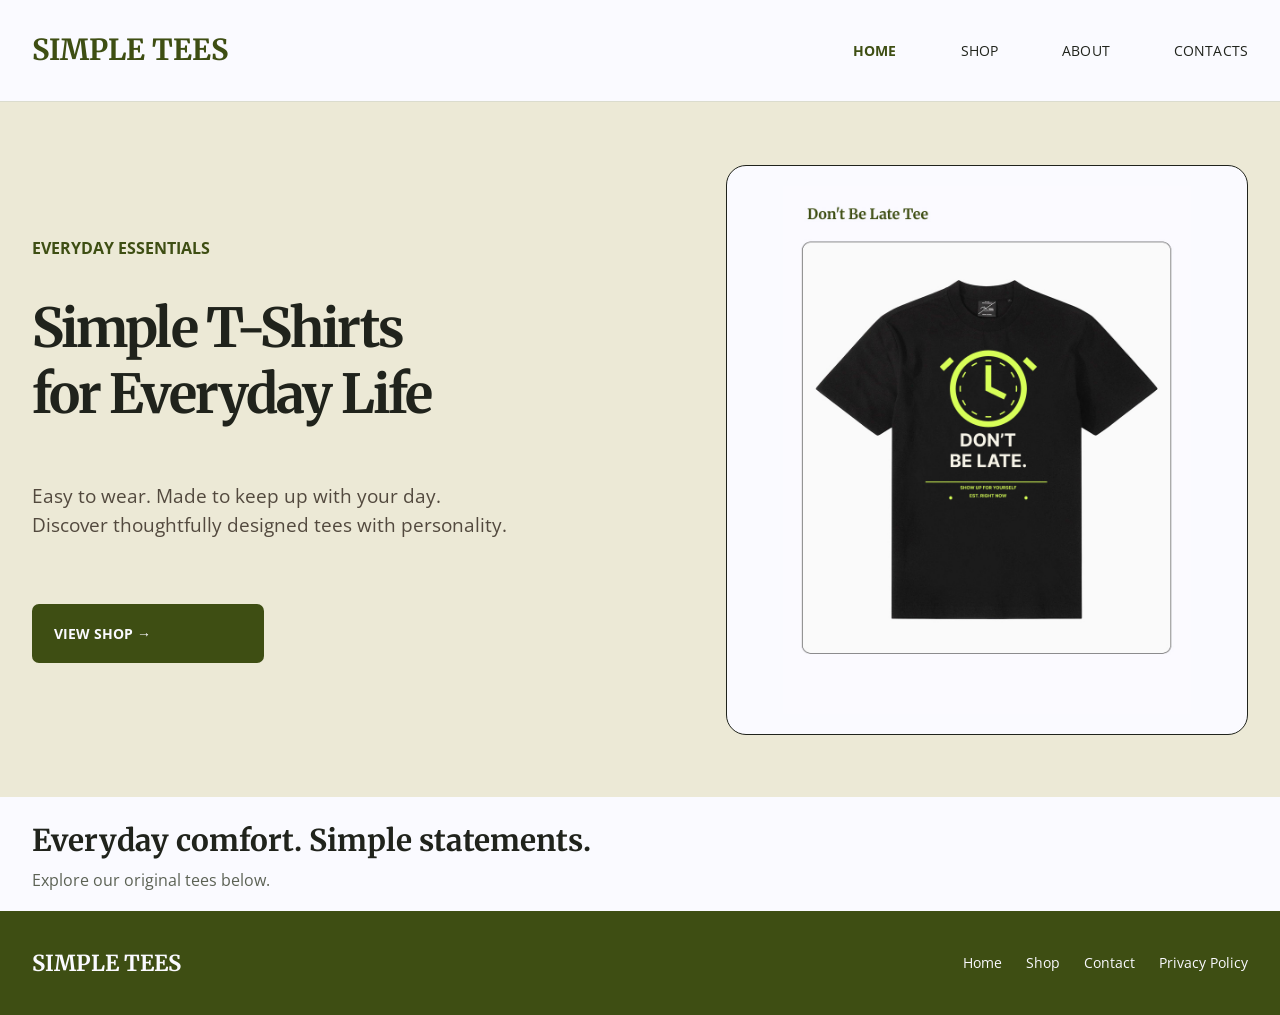
<file: index.html>
<!doctype html>
<html lang="en">
<head>
  <meta charset="utf-8">
  <meta name="viewport" content="width=device-width, initial-scale=1">
  <title>Simple Tees | Everyday Essentials</title>
  <link rel="preconnect" href="https://fonts.googleapis.com">
  <link rel="preconnect" href="https://fonts.gstatic.com" crossorigin>
  <link href="https://fonts.googleapis.com/css2?family=Merriweather:wght@700&family=Open+Sans:wght@400;600;700&display=swap" rel="stylesheet">
  <link rel="stylesheet" href="CSS/site.css">
</head>
<body>
<header class="site-header"><a class="brand" href="index.html">SIMPLE TEES</a><nav class="main-nav" aria-label="Main navigation"><a href="index.html" aria-current="page">HOME</a><a href="Shop.html">SHOP</a><a href="index.html#about">ABOUT</a><a href="Contact.html">CONTACTS</a></nav></header>
<main>
  <section class="home-hero">
    <div class="hero-inner">
    <div class="hero-copy">
      <p class="eyebrow">EVERYDAY ESSENTIALS</p>
      <h1>Simple T-Shirts<br>for Everyday Life</h1>
      <p class="intro">Easy to wear. Made to keep up with your day.<br>Discover thoughtfully designed tees with personality.</p>
      <a class="primary-link" href="Shop.html">VIEW SHOP →</a>
    </div>
    <img class="hero-image" src="Don't%20be%20late%20Tee.jpg" alt="Don't Be Late graphic T-shirt">
    </div>
  </section>
  <section class="home-about" id="about">
    <h2>Everyday comfort. Simple statements.</h2>
    <p>Explore our original tees below.</p>
  </section>
</main>
<footer class="site-footer"><a class="footer-brand" href="index.html">SIMPLE TEES</a><nav class="footer-nav" aria-label="Footer navigation"><a href="index.html">Home</a><a href="Shop.html">Shop</a><a href="Contact.html">Contact</a><a href="PrivacyPolicy.html">Privacy Policy</a></nav></footer>
</body>
</html>
</file>
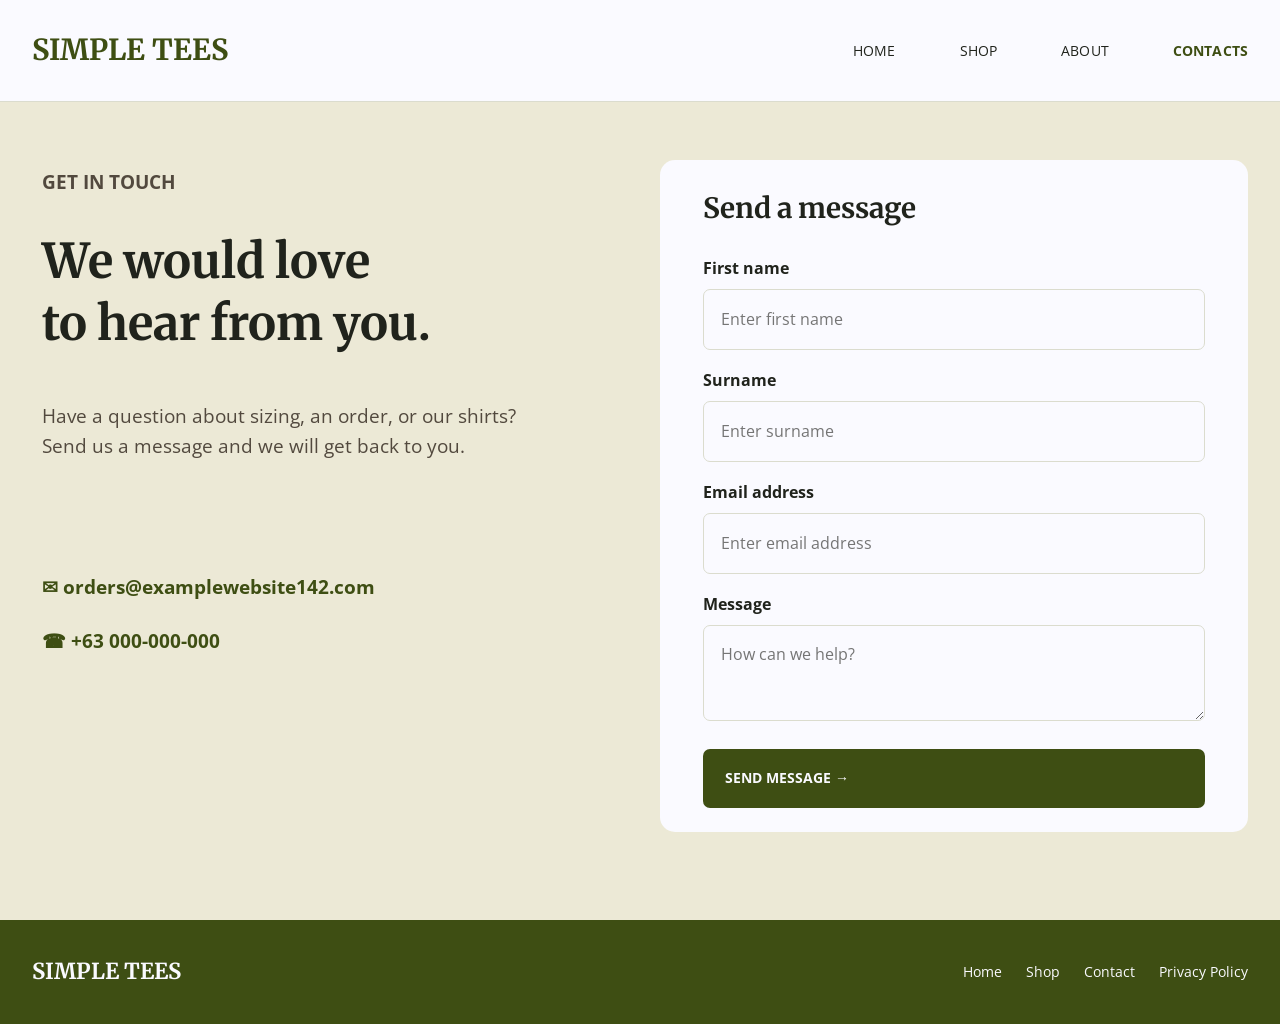
<file: Contact.html>
<!doctype html>
<html lang="en">
<head>
  <meta charset="utf-8">
  <meta name="viewport" content="width=device-width, initial-scale=1">
  <title>Contact Us | Simple Tees</title>
  <link rel="preconnect" href="https://fonts.googleapis.com">
  <link rel="preconnect" href="https://fonts.gstatic.com" crossorigin>
  <link href="https://fonts.googleapis.com/css2?family=Merriweather:wght@700&family=Open+Sans:wght@400;600;700&display=swap" rel="stylesheet">
  <link rel="stylesheet" href="CSS/site.css">
</head>
<body>
<header class="site-header"><a class="brand" href="index.html">SIMPLE TEES</a><nav class="main-nav" aria-label="Main navigation"><a href="index.html">HOME</a><a href="Shop.html">SHOP</a><a href="index.html#about">ABOUT</a><a href="Contact.html" aria-current="page">CONTACTS</a></nav></header>
<main class="contact-main">
  <div class="contact-grid">
    <section class="contact-copy">
      <p class="eyebrow">GET IN TOUCH</p>
      <h1>We would love<br>to hear from you.</h1>
      <p>Have a question about sizing, an order, or our shirts?<br>Send us a message and we will get back to you.</p>
      <div class="contact-details">
        <a href="mailto:orders@examplewebsite142.com">✉  orders@examplewebsite142.com</a>
        <span>☎  +63 000-000-000</span>
      </div>
    </section>
    <section class="contact-card">
      <h2>Send a message</h2>
      <form id="contact-form">
        <div class="form-field"><label for="first-name">First name</label><input id="first-name" name="firstName" type="text" placeholder="Enter first name" autocomplete="given-name" required></div>
        <div class="form-field"><label for="surname">Surname</label><input id="surname" name="surname" type="text" placeholder="Enter surname" autocomplete="family-name" required></div>
        <div class="form-field"><label for="email">Email address</label><input id="email" name="email" type="email" placeholder="Enter email address" autocomplete="email" required></div>
        <div class="form-field"><label for="message">Message</label><textarea id="message" name="message" placeholder="How can we help?" required></textarea></div>
        <button class="action-button" type="submit">SEND MESSAGE →</button>
      </form>
    </section>
  </div>
</main>
<footer class="site-footer"><a class="footer-brand" href="index.html">SIMPLE TEES</a><nav class="footer-nav" aria-label="Footer navigation"><a href="index.html">Home</a><a href="Shop.html">Shop</a><a href="Contact.html">Contact</a><a href="PrivacyPolicy.html">Privacy Policy</a></nav></footer>
<script src="JS/Contact.js" defer></script>
</body>
</html>
</file>
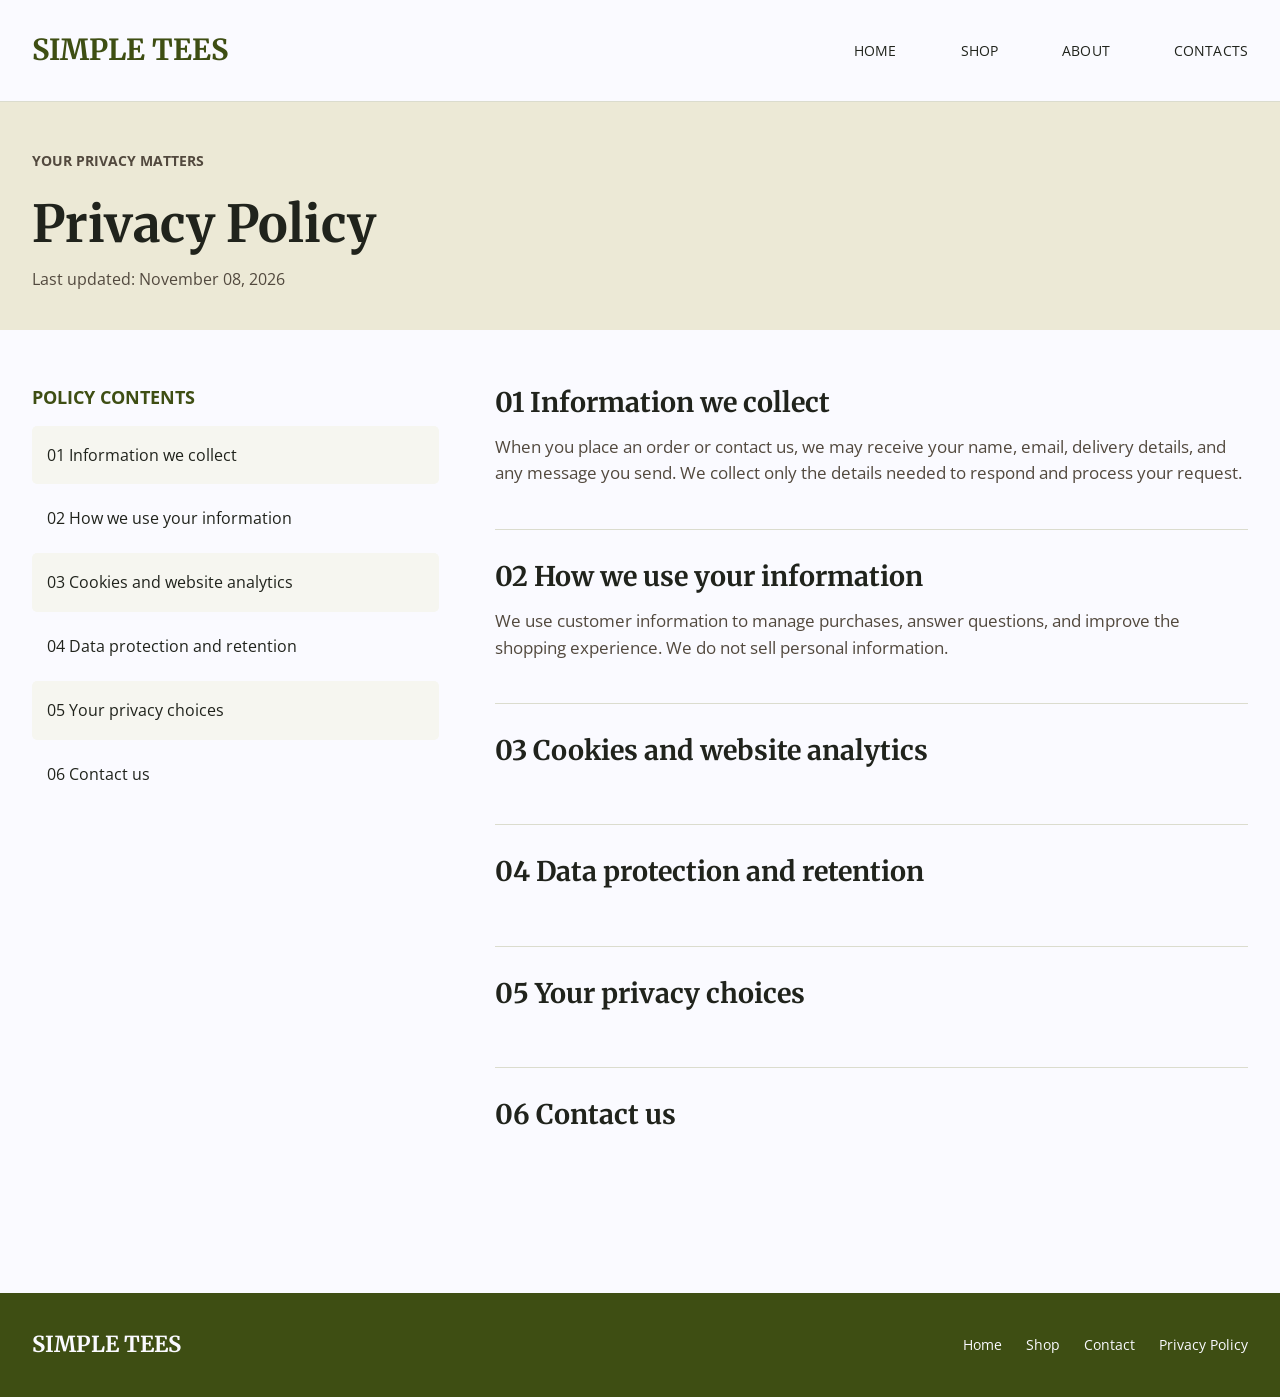
<file: PrivacyPolicy.html>
<!doctype html>
<html lang="en">
<head>
  <meta charset="utf-8">
  <meta name="viewport" content="width=device-width, initial-scale=1">
  <title>Privacy Policy | Simple Tees</title>
  <link rel="preconnect" href="https://fonts.googleapis.com">
  <link rel="preconnect" href="https://fonts.gstatic.com" crossorigin>
  <link href="https://fonts.googleapis.com/css2?family=Merriweather:wght@700&family=Open+Sans:wght@400;600;700&display=swap" rel="stylesheet">
  <link rel="stylesheet" href="CSS/site.css">
</head>
<body>
<header class="site-header"><a class="brand" href="index.html">SIMPLE TEES</a><nav class="main-nav" aria-label="Main navigation"><a href="index.html">HOME</a><a href="Shop.html">SHOP</a><a href="index.html#about">ABOUT</a><a href="Contact.html">CONTACTS</a></nav></header>
<main>
  <section class="policy-hero">
    <p class="eyebrow">YOUR PRIVACY MATTERS</p>
    <h1>Privacy Policy</h1>
    <p>Last updated: November 08, 2026</p>
  </section>
  <div class="policy-main">
    <nav class="policy-nav" aria-label="Policy contents"><h2>POLICY CONTENTS</h2><a href="#information-we-collect">01  Information we collect</a><a href="#how-we-use-your-information">02  How we use your information</a><a href="#cookies-and-website-analytics">03  Cookies and website analytics</a><a href="#data-protection-and-retention">04  Data protection and retention</a><a href="#your-privacy-choices">05  Your privacy choices</a><a href="#contact-us">06  Contact us</a></nav>
    <div class="policy-sections"><section id="information-we-collect"><h2>01 Information we collect</h2><p>When you place an order or contact us, we may receive your name, email, delivery details, and any message you send. We collect only the details needed to respond and process your request.</p></section><section id="how-we-use-your-information"><h2>02  How we use your information</h2><p>We use customer information to manage purchases, answer questions, and improve the shopping experience. We do not sell personal information.</p></section><section id="cookies-and-website-analytics"><h2>03  Cookies and website analytics</h2></section><section id="data-protection-and-retention"><h2>04  Data protection and retention</h2></section><section id="your-privacy-choices"><h2>05  Your privacy choices</h2></section><section id="contact-us"><h2>06  Contact us</h2></section></div>
  </div>
</main>
<footer class="site-footer"><a class="footer-brand" href="index.html">SIMPLE TEES</a><nav class="footer-nav" aria-label="Footer navigation"><a href="index.html">Home</a><a href="Shop.html">Shop</a><a href="Contact.html">Contact</a><a href="PrivacyPolicy.html">Privacy Policy</a></nav></footer>
</body>
</html>
</file>
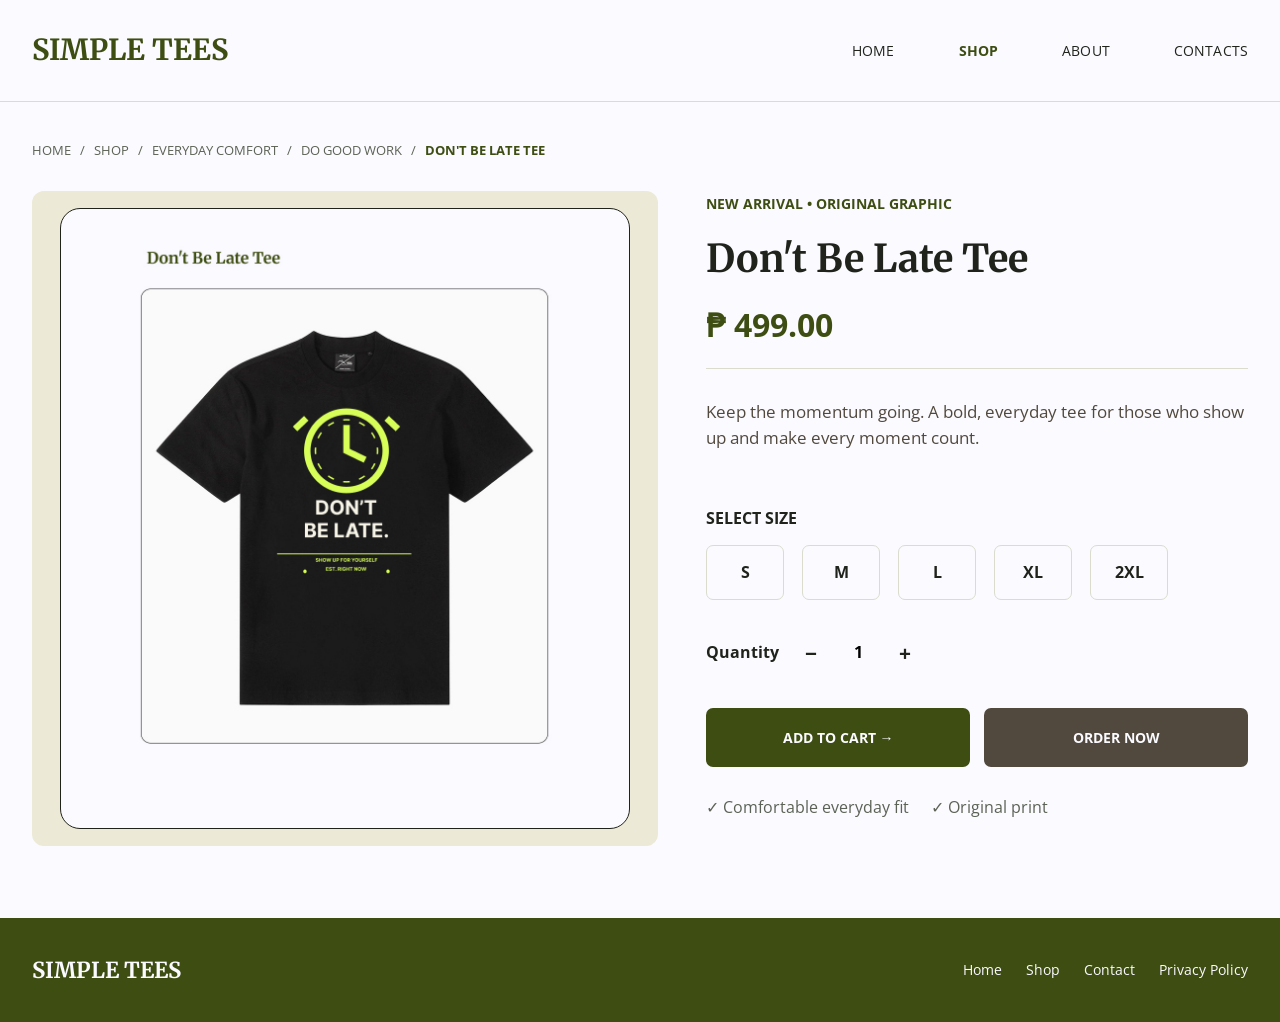
<file: Shop.html>
<!doctype html>
<html lang="en">
<head>
  <meta charset="utf-8">
  <meta name="viewport" content="width=device-width, initial-scale=1">
  <title>Don't Be Late Tee | Simple Tees</title>
  <link rel="preconnect" href="https://fonts.googleapis.com">
  <link rel="preconnect" href="https://fonts.gstatic.com" crossorigin>
  <link href="https://fonts.googleapis.com/css2?family=Merriweather:wght@700&family=Open+Sans:wght@400;600;700&display=swap" rel="stylesheet">
  <link rel="stylesheet" href="CSS/site.css">
</head>
<body data-product-name="Don't Be Late Tee">
<header class="site-header"><a class="brand" href="index.html">SIMPLE TEES</a><nav class="main-nav" aria-label="Main navigation"><a href="index.html">HOME</a><a href="Shop.html" aria-current="page">SHOP</a><a href="index.html#about">ABOUT</a><a href="Contact.html">CONTACTS</a></nav></header>
<main class="product-shell">
  <nav class="product-breadcrumbs" aria-label="Product navigation">
    <a href="index.html">HOME</a><span aria-hidden="true">/</span>
    <a href="Shop.html">SHOP</a><span aria-hidden="true">/</span>
    <a href="Shop2.html">EVERYDAY COMFORT</a><span aria-hidden="true">/</span>
    <a href="Shop3.html">DO GOOD WORK</a><span aria-hidden="true">/</span>
    <span class="current-product" aria-current="page">DON'T BE LATE TEE</span>
  </nav>
  <div class="product-layout">
    <div class="product-visual"><img src="Don't%20be%20late%20Tee.jpg" alt="Don't Be Late Tee graphic T-shirt"></div>
    <section class="product-info" aria-labelledby="product-title">
      <p class="eyebrow">NEW ARRIVAL  •  ORIGINAL GRAPHIC</p>
      <h1 id="product-title">Don't Be Late Tee</h1>
      <p class="price">₱ 499.00</p>
      <hr class="product-rule">
      <p class="product-description">Keep the momentum going. A bold, everyday tee for those who show up and make every moment count.</p>
      <span class="control-label">SELECT SIZE</span>
      <div class="size-options" role="group" aria-label="Select shirt size">
        <button type="button" class="size-option" data-size="S" aria-pressed="false">S</button>
        <button type="button" class="size-option" data-size="M" aria-pressed="false">M</button>
        <button type="button" class="size-option" data-size="L" aria-pressed="false">L</button>
        <button type="button" class="size-option" data-size="XL" aria-pressed="false">XL</button>
        <button type="button" class="size-option" data-size="2XL" aria-pressed="false">2XL</button>
      </div>
      <div class="quantity-row">
        <label for="quantity">Quantity</label>
        <div class="quantity-control">
          <button type="button" id="quantity-decrease" aria-label="Decrease quantity">−</button>
          <input type="number" id="quantity" value="1" min="1" max="99" inputmode="numeric" aria-label="Quantity">
          <button type="button" id="quantity-increase" aria-label="Increase quantity">+</button>
        </div>
      </div>
      <div class="product-actions">
        <button type="button" class="action-button" id="add-to-cart-button">ADD TO CART  →</button>
        <button type="button" class="action-button secondary" id="order-now-button">ORDER NOW</button>
      </div>
      <p class="product-points"><span>✓  Comfortable everyday fit</span><span>✓  Original print</span></p>
    </section>
  </div>
</main>
<footer class="site-footer"><a class="footer-brand" href="index.html">SIMPLE TEES</a><nav class="footer-nav" aria-label="Footer navigation"><a href="index.html">Home</a><a href="Shop.html">Shop</a><a href="Contact.html">Contact</a><a href="PrivacyPolicy.html">Privacy Policy</a></nav></footer>
<script src="JS/Shop.js" defer></script>
</body>
</html>
</file>
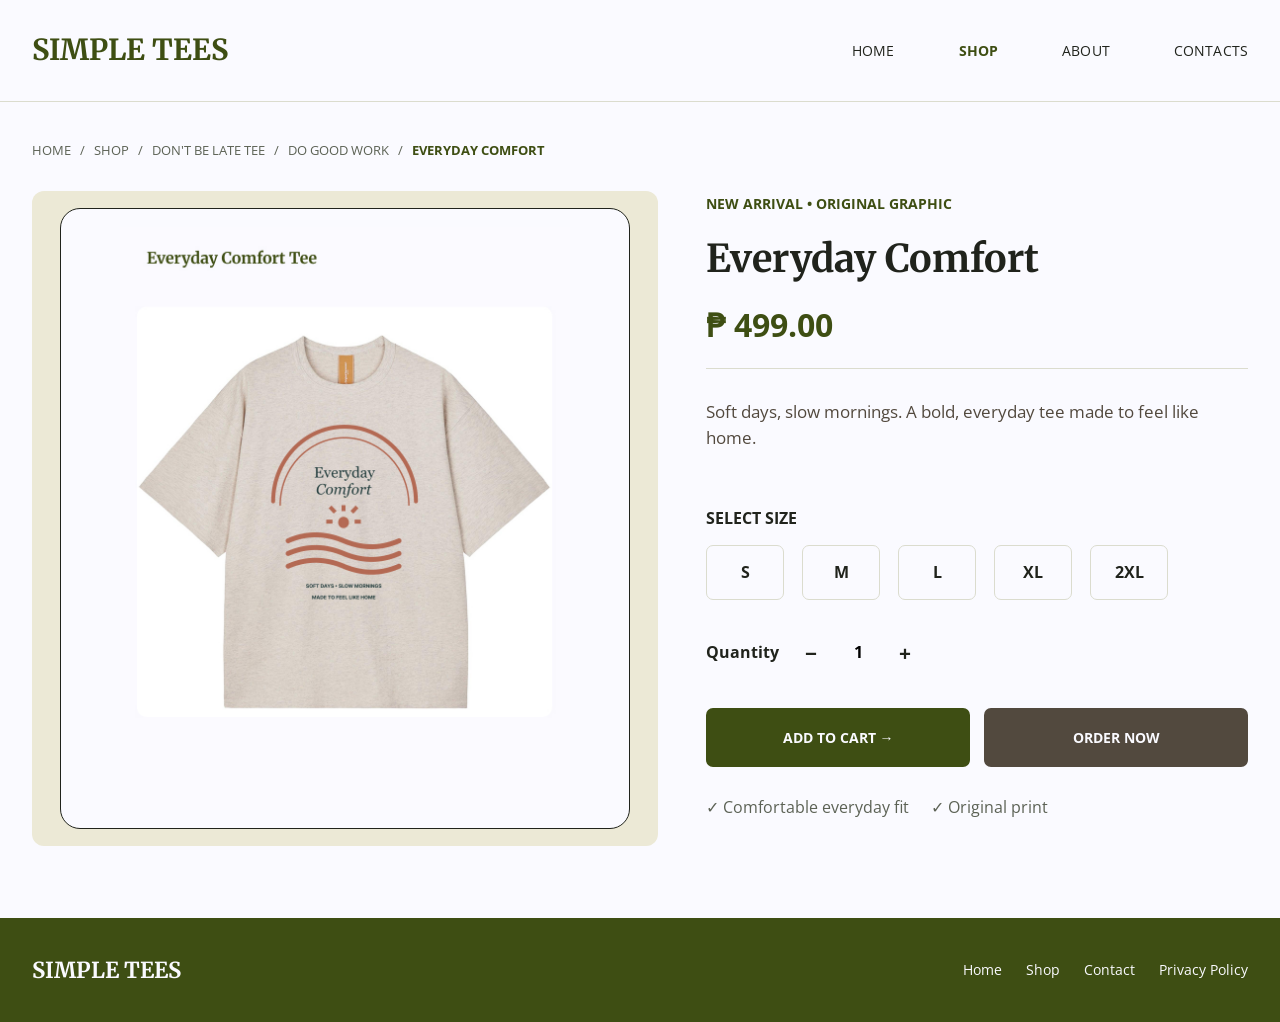
<file: Shop2.html>
<!doctype html>
<html lang="en">
<head>
  <meta charset="utf-8">
  <meta name="viewport" content="width=device-width, initial-scale=1">
  <title>Everyday Comfort | Simple Tees</title>
  <link rel="preconnect" href="https://fonts.googleapis.com">
  <link rel="preconnect" href="https://fonts.gstatic.com" crossorigin>
  <link href="https://fonts.googleapis.com/css2?family=Merriweather:wght@700&family=Open+Sans:wght@400;600;700&display=swap" rel="stylesheet">
  <link rel="stylesheet" href="CSS/site.css">
</head>
<body data-product-name="Everyday Comfort">
<header class="site-header"><a class="brand" href="index.html">SIMPLE TEES</a><nav class="main-nav" aria-label="Main navigation"><a href="index.html">HOME</a><a href="Shop.html" aria-current="page">SHOP</a><a href="index.html#about">ABOUT</a><a href="Contact.html">CONTACTS</a></nav></header>
<main class="product-shell">
  <nav class="product-breadcrumbs" aria-label="Product navigation">
    <a href="index.html">HOME</a><span aria-hidden="true">/</span>
    <a href="Shop.html">SHOP</a><span aria-hidden="true">/</span>
    <a href="Shop.html">DON'T BE LATE TEE</a><span aria-hidden="true">/</span>
    <a href="Shop3.html">DO GOOD WORK</a><span aria-hidden="true">/</span>
    <span class="current-product" aria-current="page">EVERYDAY COMFORT</span>
  </nav>
  <div class="product-layout">
    <div class="product-visual"><img src="Everyday%20Comfort.jpg" alt="Everyday Comfort graphic T-shirt"></div>
    <section class="product-info" aria-labelledby="product-title">
      <p class="eyebrow">NEW ARRIVAL  •  ORIGINAL GRAPHIC</p>
      <h1 id="product-title">Everyday Comfort</h1>
      <p class="price">₱ 499.00</p>
      <hr class="product-rule">
      <p class="product-description">Soft days, slow mornings. A bold, everyday tee made to feel like home.</p>
      <span class="control-label">SELECT SIZE</span>
      <div class="size-options" role="group" aria-label="Select shirt size">
        <button type="button" class="size-option" data-size="S" aria-pressed="false">S</button>
        <button type="button" class="size-option" data-size="M" aria-pressed="false">M</button>
        <button type="button" class="size-option" data-size="L" aria-pressed="false">L</button>
        <button type="button" class="size-option" data-size="XL" aria-pressed="false">XL</button>
        <button type="button" class="size-option" data-size="2XL" aria-pressed="false">2XL</button>
      </div>
      <div class="quantity-row">
        <label for="quantity">Quantity</label>
        <div class="quantity-control">
          <button type="button" id="quantity-decrease" aria-label="Decrease quantity">−</button>
          <input type="number" id="quantity" value="1" min="1" max="99" inputmode="numeric" aria-label="Quantity">
          <button type="button" id="quantity-increase" aria-label="Increase quantity">+</button>
        </div>
      </div>
      <div class="product-actions">
        <button type="button" class="action-button" id="add-to-cart-button">ADD TO CART  →</button>
        <button type="button" class="action-button secondary" id="order-now-button">ORDER NOW</button>
      </div>
      <p class="product-points"><span>✓  Comfortable everyday fit</span><span>✓  Original print</span></p>
    </section>
  </div>
</main>
<footer class="site-footer"><a class="footer-brand" href="index.html">SIMPLE TEES</a><nav class="footer-nav" aria-label="Footer navigation"><a href="index.html">Home</a><a href="Shop.html">Shop</a><a href="Contact.html">Contact</a><a href="PrivacyPolicy.html">Privacy Policy</a></nav></footer>
<script src="JS/Shop.js" defer></script>
</body>
</html>
</file>
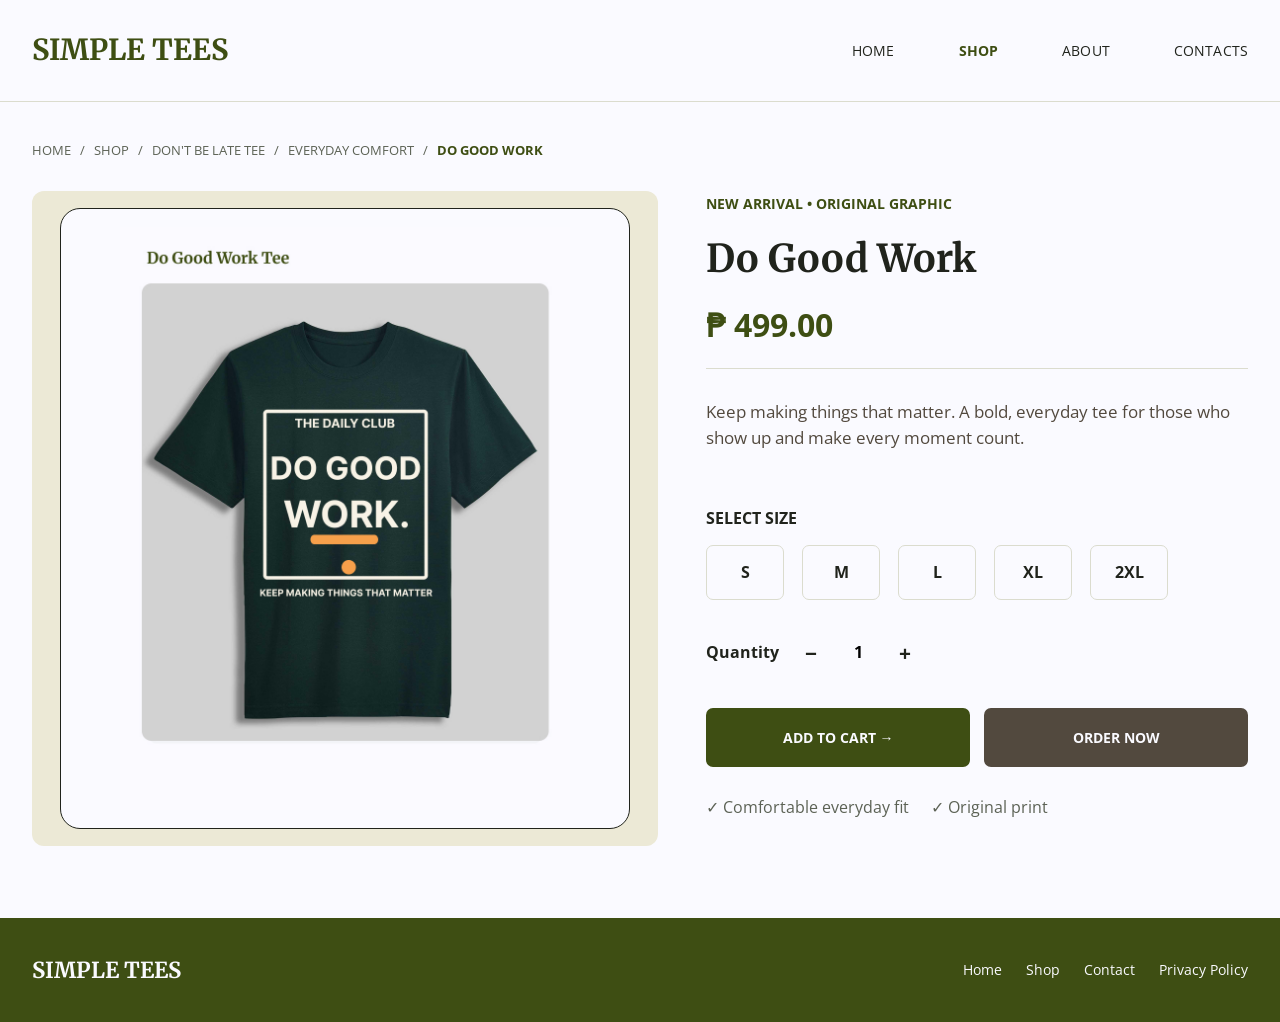
<file: Shop3.html>
<!doctype html>
<html lang="en">
<head>
  <meta charset="utf-8">
  <meta name="viewport" content="width=device-width, initial-scale=1">
  <title>Do Good Work | Simple Tees</title>
  <link rel="preconnect" href="https://fonts.googleapis.com">
  <link rel="preconnect" href="https://fonts.gstatic.com" crossorigin>
  <link href="https://fonts.googleapis.com/css2?family=Merriweather:wght@700&family=Open+Sans:wght@400;600;700&display=swap" rel="stylesheet">
  <link rel="stylesheet" href="CSS/site.css">
</head>
<body data-product-name="Do Good Work">
<header class="site-header"><a class="brand" href="index.html">SIMPLE TEES</a><nav class="main-nav" aria-label="Main navigation"><a href="index.html">HOME</a><a href="Shop.html" aria-current="page">SHOP</a><a href="index.html#about">ABOUT</a><a href="Contact.html">CONTACTS</a></nav></header>
<main class="product-shell">
  <nav class="product-breadcrumbs" aria-label="Product navigation">
    <a href="index.html">HOME</a><span aria-hidden="true">/</span>
    <a href="Shop.html">SHOP</a><span aria-hidden="true">/</span>
    <a href="Shop.html">DON'T BE LATE TEE</a><span aria-hidden="true">/</span>
    <a href="Shop2.html">EVERYDAY COMFORT</a><span aria-hidden="true">/</span>
    <span class="current-product" aria-current="page">DO GOOD WORK</span>
  </nav>
  <div class="product-layout">
    <div class="product-visual"><img src="Do%20good%20work.jpg" alt="Do Good Work graphic T-shirt"></div>
    <section class="product-info" aria-labelledby="product-title">
      <p class="eyebrow">NEW ARRIVAL  •  ORIGINAL GRAPHIC</p>
      <h1 id="product-title">Do Good Work</h1>
      <p class="price">₱ 499.00</p>
      <hr class="product-rule">
      <p class="product-description">Keep making things that matter. A bold, everyday tee for those who show up and make every moment count.</p>
      <span class="control-label">SELECT SIZE</span>
      <div class="size-options" role="group" aria-label="Select shirt size">
        <button type="button" class="size-option" data-size="S" aria-pressed="false">S</button>
        <button type="button" class="size-option" data-size="M" aria-pressed="false">M</button>
        <button type="button" class="size-option" data-size="L" aria-pressed="false">L</button>
        <button type="button" class="size-option" data-size="XL" aria-pressed="false">XL</button>
        <button type="button" class="size-option" data-size="2XL" aria-pressed="false">2XL</button>
      </div>
      <div class="quantity-row">
        <label for="quantity">Quantity</label>
        <div class="quantity-control">
          <button type="button" id="quantity-decrease" aria-label="Decrease quantity">−</button>
          <input type="number" id="quantity" value="1" min="1" max="99" inputmode="numeric" aria-label="Quantity">
          <button type="button" id="quantity-increase" aria-label="Increase quantity">+</button>
        </div>
      </div>
      <div class="product-actions">
        <button type="button" class="action-button" id="add-to-cart-button">ADD TO CART  →</button>
        <button type="button" class="action-button secondary" id="order-now-button">ORDER NOW</button>
      </div>
      <p class="product-points"><span>✓  Comfortable everyday fit</span><span>✓  Original print</span></p>
    </section>
  </div>
</main>
<footer class="site-footer"><a class="footer-brand" href="index.html">SIMPLE TEES</a><nav class="footer-nav" aria-label="Footer navigation"><a href="index.html">Home</a><a href="Shop.html">Shop</a><a href="Contact.html">Contact</a><a href="PrivacyPolicy.html">Privacy Policy</a></nav></footer>
<script src="JS/Shop.js" defer></script>
</body>
</html>
</file>
<file: CSS/site.css>
:root {
  --ink: #20231c;
  --green: #3e4e13;
  --olive: #5c6255;
  --brown: #52493e;
  --cream: #ece9d6;
  --line: #dbdcce;
  --paper: #fafaff;
  --content: 1256px;
}
* { box-sizing: border-box; }
html { scroll-behavior: smooth; }
body {
  margin: 0; min-width: 320px; background: var(--paper); color: var(--ink);
  font: 16px/1.55 "Open Sans", Arial, sans-serif;
}
img { display: block; max-width: 100%; }
a { color: inherit; }
button, input, textarea { font: inherit; }
button, a { -webkit-tap-highlight-color: transparent; }
:focus-visible { outline: 3px solid #9aa66d; outline-offset: 3px; }
.site-header {
  min-height: 102px; padding: 20px max(32px, calc((100% - var(--content))/2));
  display: flex; align-items: center; justify-content: space-between; gap: 28px;
  background: var(--paper); border-bottom: 1px solid var(--line);
}
.brand {
  color: var(--green); text-decoration: none; font: 700 29px/1.2 Merriweather, Georgia, serif;
  white-space: nowrap;
}
.main-nav { display:flex; align-items:center; justify-content:flex-end; gap: clamp(24px, 5vw, 76px); }
.main-nav a {
  text-decoration:none; font-size:14px; letter-spacing:.01em; white-space:nowrap;
}
.main-nav a:hover, .main-nav a[aria-current="page"] { color:var(--green); font-weight:700; }
.site-footer {
  min-height:104px; padding:25px max(32px, calc((100% - var(--content))/2));
  background:var(--green); color:var(--paper); display:flex; align-items:center;
  justify-content:space-between; gap:24px;
}
.footer-brand { color:var(--paper); font:700 22px/1.2 Merriweather, Georgia, serif; text-decoration:none; }
.footer-nav { display:flex; gap:24px; flex-wrap:wrap; }
.footer-nav a { color:var(--paper); text-decoration:none; font-size:14px; }
.footer-nav a:hover { text-decoration:underline; }
.home-hero {
  background:var(--cream); padding:46px 32px; min-height:695px;
  display:grid; grid-template-columns:minmax(0, 1fr) minmax(420px, 522px);
  gap:56px; align-items:center;
}
.hero-inner { width:100%; max-width:var(--content); margin:0 auto; display:contents; }
.hero-copy { max-width:650px; justify-self:end; width:100%; }
.eyebrow { margin:0 0 36px; color:var(--green); font-size:16px; font-weight:700; }
.hero-copy h1 {
  margin:0 0 54px; font:700 clamp(42px, 4.2vw, 58px)/1.22 Merriweather, Georgia, serif;
  letter-spacing:-.035em;
}
.hero-copy .intro { margin:0 0 64px; color:var(--brown); font-size:19px; line-height:1.55; }
.primary-link, .action-button {
  min-height:59px; display:inline-flex; align-items:center; justify-content:flex-start;
  padding:0 22px; border:0; border-radius:7px; background:var(--green); color:var(--paper);
  text-decoration:none; font-size:14px; font-weight:700; cursor:pointer;
}
.primary-link { width:232px; }
.primary-link:hover, .action-button:hover { background:#2f3b0e; }
.hero-image {
  width:100%; height:610px; object-fit:contain; border:1.5px solid var(--ink);
  border-radius:20px; background:var(--paper); padding:20px;
}
.home-about { padding:24px max(32px, calc((100% - var(--content))/2)) 18px; }
.home-about h2 { margin:0 0 8px; font:700 30px/1.3 Merriweather, Georgia, serif; }
.home-about p { margin:0; color:var(--olive); }
.product-shell { max-width:1256px; margin:0 auto; padding:38px 0 72px; }
.breadcrumbs { margin:0 0 30px; color:var(--olive); font-size:14px; }
.breadcrumbs a { text-decoration:none; }
.breadcrumbs a:hover { color:var(--green); text-decoration:underline; }
.product-layout { display:grid; grid-template-columns:minmax(0, 626px) minmax(0, 1fr); gap:74px; align-items:start; }
.product-visual { padding:17px 28px; border-radius:12px; background:var(--cream); }
.product-visual img {
  width:100%; height:621px; object-fit:contain; border:1.5px solid var(--ink);
  border-radius:20px; background:var(--paper); padding:18px;
}
.product-info { padding-top:2px; min-width:0; }
.product-info .eyebrow { margin:0 0 20px; font-size:14px; }
.product-info h1 { margin:0 0 18px; font:700 clamp(32px, 3vw, 42px)/1.25 Merriweather, Georgia, serif; }
.price { margin:0 0 18px; color:var(--green); font-size:32px; font-weight:700; }
.product-rule { border:0; border-top:1px solid var(--line); margin:18px 0 30px; }
.product-description { margin:0 0 54px; color:var(--brown); font-size:17px; }
.control-label { display:block; margin:0 0 14px; font-weight:700; }
.size-options { display:flex; flex-wrap:wrap; gap:18px; margin-bottom:36px; }
.size-option {
  width:78px; height:55px; border:1.5px solid var(--line); border-radius:7px;
  background:var(--paper); color:var(--ink); font-weight:700; cursor:pointer;
}
.size-option[aria-pressed="true"] { background:var(--green); border-color:var(--green); color:var(--paper); }
.quantity-row { display:flex; align-items:center; gap:20px; margin-bottom:38px; }
.quantity-row label { font-weight:700; }
.quantity-control { display:flex; align-items:center; gap:18px; }
.quantity-control button {
  border:0; background:transparent; font-size:21px; font-weight:700; cursor:pointer; color:var(--ink);
}
.quantity-control input {
  width:34px; border:0; padding:4px 0; text-align:center; background:transparent; font-weight:700;
  appearance:textfield; -moz-appearance:textfield;
}
.quantity-control input::-webkit-inner-spin-button, .quantity-control input::-webkit-outer-spin-button { -webkit-appearance:none; margin:0; }
.product-actions { display:grid; grid-template-columns:1fr 1fr; gap:14px; margin-bottom:28px; }
.product-actions button { width:100%; justify-content:center; }
.action-button.secondary { background:var(--brown); }
.action-button.secondary:hover { background:#3e362e; }
.product-points { margin:0; color:var(--olive); display:flex; flex-wrap:wrap; gap:22px; }
.contact-main { background:var(--cream); padding:58px 32px 88px; }
.contact-grid { max-width:1256px; margin:0 auto; display:grid; grid-template-columns:1fr minmax(460px,588px); gap:72px; align-items:start; }
.contact-copy { padding:8px 0 0 10px; }
.contact-copy .eyebrow { margin-bottom:34px; }
.contact-copy h1 { margin:0 0 48px; font:700 clamp(38px,4vw,48px)/1.28 Merriweather, Georgia,serif; }
.contact-copy p { margin:0; color:var(--brown); font-size:19px; }
.contact-details { margin-top:112px; display:grid; gap:24px; color:var(--green); font-size:19px; font-weight:700; }
.contact-card {
  background:var(--paper); border-radius:15px; padding:30px 43px 24px;
}
.contact-card h2 { margin:0 0 30px; font:700 28px/1.3 Merriweather,Georgia,serif; }
.form-field { display:flex; flex-direction:column; gap:8px; margin-bottom:18px; }
.form-field label { font-weight:700; }
.form-field input, .form-field textarea {
  width:100%; min-width:0; border:1.5px solid var(--line); border-radius:7px;
  background:var(--paper); padding:16px 17px; color:var(--ink);
}
.form-field input { min-height:61px; }
.form-field textarea { min-height:96px; resize:vertical; }
.contact-card button { width:100%; margin-top:10px; }
.policy-hero { background:var(--cream); padding:48px max(32px, calc((100% - var(--content))/2)) 38px; }
.policy-hero .eyebrow { margin:0 0 22px; font-size:14px; }
.policy-hero h1 { margin:0 0 12px; font:700 51px/1.2 Merriweather,Georgia,serif; }
.policy-hero p { margin:0; color:var(--brown); }
.policy-main {
  max-width:1256px; margin:0 auto; padding:54px 0 76px;
  display:grid; grid-template-columns:407px minmax(0,1fr); gap:56px;
}
.policy-nav h2 { margin:0 0 14px; color:var(--green); font-size:18px; }
.policy-nav a {
  display:block; padding:17px 15px; border-radius:5px; color:var(--ink);
  text-decoration:none; margin-bottom:5px;
}
.policy-nav a:nth-of-type(odd) { background:#f6f6f0; }
.policy-nav a:hover { color:var(--green); text-decoration:underline; }
.policy-sections section { padding:0 0 42px; margin:0 0 28px; border-bottom:1px solid var(--line); scroll-margin-top:24px; }
.policy-sections section:last-child { border-bottom:0; }
.policy-sections h2 { margin:0 0 14px; font:700 27px/1.35 Merriweather,Georgia,serif; }
.policy-sections p { margin:0; color:var(--brown); font-size:17px; }
@media (max-width: 1320px) {
  .product-shell, .policy-main { margin-left:32px; margin-right:32px; }
  .product-layout { gap:48px; }
}
@media (max-width: 900px) {
  .site-header { min-height:92px; padding:18px 24px; flex-wrap:wrap; gap:16px; }
  .brand { font-size:25px; }
  .main-nav { gap:clamp(14px,3vw,28px); }
  .main-nav a { font-size:13px; }
  .home-hero { min-height:0; padding:40px 24px; grid-template-columns:minmax(0,1fr) minmax(280px, .9fr); gap:28px; }
  .hero-copy { justify-self:stretch; }
  .hero-copy .eyebrow { margin-bottom:22px; }
  .hero-copy h1 { margin-bottom:28px; font-size:clamp(34px,5vw,48px); }
  .hero-copy .intro { margin-bottom:36px; font-size:16px; }
  .hero-image { height:460px; padding:12px; }
  .product-shell { padding:30px 24px 56px; margin:0; }
  .product-layout { grid-template-columns:minmax(0,1fr) minmax(0,1fr); gap:30px; }
  .product-visual { padding:12px; }
  .product-visual img { height:480px; padding:10px; }
  .product-description { margin-bottom:34px; }
  .size-options { gap:10px; }
  .size-option { width:clamp(52px,10vw,70px); }
  .product-actions { grid-template-columns:1fr; }
  .contact-grid { grid-template-columns:minmax(0,1fr) minmax(0,1fr); gap:30px; }
  .contact-card { padding:26px; }
  .contact-details { margin-top:70px; }
  .policy-main { margin:0 24px; grid-template-columns:280px minmax(0,1fr); gap:30px; }
  .policy-hero { padding:42px 24px 34px; }
}
@media (max-width: 620px) {
  body { font-size:15px; }
  .site-header { padding:16px 20px; min-height:0; align-items:flex-start; flex-direction:column; }
  .brand { font-size:24px; }
  .main-nav { width:100%; justify-content:space-between; gap:10px; }
  .main-nav a { font-size:12px; }
  .home-hero { display:flex; flex-direction:column; align-items:stretch; padding:34px 20px 28px; gap:28px; }
  .hero-copy { order:1; }
  .hero-copy .eyebrow { margin-bottom:18px; font-size:13px; }
  .hero-copy h1 { font-size:clamp(34px,9vw,44px); margin-bottom:22px; }
  .hero-copy .intro { font-size:15px; margin-bottom:26px; }
  .hero-image { order:2; height:auto; aspect-ratio: .95; padding:10px; border-radius:14px; }
  .primary-link { min-height:54px; }
  .home-about { padding:24px 20px 28px; }
  .home-about h2 { font-size:23px; }
  .site-footer { padding:24px 20px; flex-direction:column; align-items:flex-start; gap:18px; }
  .footer-nav { gap:18px; }
  .product-shell { padding:24px 20px 42px; }
  .breadcrumbs { margin-bottom:20px; font-size:12px; }
  .product-layout { display:flex; flex-direction:column; gap:28px; }
  .product-visual { width:100%; padding:10px; }
  .product-visual img { height:auto; aspect-ratio:1 / 1.05; padding:10px; border-radius:13px; }
  .product-info { width:100%; padding:0; }
  .product-info .eyebrow { margin-bottom:12px; }
  .product-info h1 { font-size:32px; margin-bottom:10px; }
  .price { font-size:27px; margin-bottom:12px; }
  .product-rule { margin:14px 0 20px; }
  .product-description { font-size:15px; margin-bottom:28px; }
  .size-options { gap:8px; margin-bottom:26px; }
  .size-option { flex:1; min-width:0; width:auto; height:50px; }
  .quantity-row { margin-bottom:28px; gap:18px; }
  .product-actions { grid-template-columns:1fr 1fr; gap:10px; margin-bottom:22px; }
  .product-actions button { padding:0 10px; font-size:12px; min-height:54px; }
  .product-points { gap:10px 18px; font-size:13px; }
  .contact-main { padding:36px 20px 48px; }
  .contact-grid { display:flex; flex-direction:column; gap:32px; }
  .contact-copy { padding:0; }
  .contact-copy .eyebrow { margin-bottom:18px; }
  .contact-copy h1 { font-size:36px; margin-bottom:20px; }
  .contact-copy p { font-size:16px; }
  .contact-details { margin-top:28px; gap:12px; font-size:15px; }
  .contact-card { width:100%; padding:24px 20px; }
  .contact-card h2 { font-size:24px; margin-bottom:22px; }
  .form-field { margin-bottom:15px; }
  .form-field input { min-height:54px; }
  .policy-hero { padding:34px 20px 28px; }
  .policy-hero h1 { font-size:40px; }
  .policy-main { margin:0; padding:32px 20px 48px; display:flex; flex-direction:column; gap:30px; }
  .policy-nav a { padding:13px; font-size:14px; }
  .policy-sections h2 { font-size:22px; }
  .policy-sections p { font-size:15px; }
}


/* Order form modal */
.order-form-overlay {
  display:none; position:fixed; inset:0; z-index:9999; padding:20px;
  overflow-y:auto; background:rgba(32,35,28,.62); align-items:center; justify-content:center;
}
.order-form-overlay.is-open { display:flex; }
.order-form-dialog {
  position:relative; width:min(100%,660px); max-height:calc(100vh - 40px); overflow-y:auto;
  padding:34px; border-radius:14px; background:var(--paper); color:var(--ink);
  box-shadow:0 18px 60px rgba(0,0,0,.24);
}
.order-form-close {
  position:absolute; top:12px; right:16px; width:38px; height:38px; border:0;
  border-radius:50%; background:var(--cream); color:var(--ink); font-size:27px; cursor:pointer;
}
.order-form-eyebrow { margin:0 0 8px; color:var(--green); font-size:12px; font-weight:700; letter-spacing:.12em; }
.order-form-dialog h2 { margin:0 42px 8px 0; color:var(--green); font:700 clamp(24px,4vw,32px)/1.3 Merriweather,Georgia,serif; }
.order-form-intro { margin:0 0 20px; color:var(--brown); font-size:14px; }
.order-form-summary { margin-bottom:20px; padding:14px 16px; border-radius:8px; background:var(--cream); }
.order-form-summary p { display:flex; gap:8px; margin:5px 0; font-size:14px; }
.order-form-summary strong { min-width:88px; }
.order-form-fields { display:grid; grid-template-columns:repeat(2,minmax(0,1fr)); gap:14px; }
.order-field { display:flex; flex-direction:column; min-width:0; gap:6px; }
.order-field-full { grid-column:1 / -1; }
.order-field label { font-size:13px; font-weight:700; }
.order-field input, .order-field textarea {
  width:100%; min-width:0; padding:11px 12px; border:1px solid #c9c9bb; border-radius:6px;
  background:#fff; color:var(--ink); font:inherit; font-size:14px;
}
.order-field textarea { resize:vertical; }
.order-form-required, .order-form-disclaimer { color:#625d53; font-size:12px; line-height:1.5; }
.order-form-submit { width:100%; min-height:50px; border:0; border-radius:7px; background:var(--green); color:var(--paper); font-weight:700; cursor:pointer; }
@media (max-width:620px) {
  .order-form-dialog { padding:28px 20px; }
  .order-form-fields { grid-template-columns:1fr; }
  .order-field-full { grid-column:auto; }
}

.contact-details a { color:inherit; text-decoration:none; }
.contact-details a:hover { text-decoration:underline; }


/* Center the homepage hero as one balanced content group. */
.home-hero {
  display: block;
  padding: 44px 32px;
}
.hero-inner {
  width: 100%;
  max-width: 1256px;
  min-height: 607px;
  margin: 0 auto;
  display: grid;
  grid-template-columns: minmax(0, 1fr) minmax(420px, 522px);
  gap: 56px;
  align-items: center;
}
.hero-copy {
  justify-self: start;
  max-width: 600px;
}
.hero-image {
  width: 100%;
  height: 570px;
  object-fit: contain;
}

/* Clickable product-to-product navigation in the breadcrumb area. */
.product-breadcrumbs {
  display: flex;
  align-items: center;
  flex-wrap: wrap;
  gap: 9px;
  margin: 0 0 30px;
  color: var(--olive);
  font-size: 13px;
  line-height: 1.6;
}
.product-breadcrumbs a {
  color: inherit;
  text-decoration: none;
  text-underline-offset: 3px;
}
.product-breadcrumbs a:hover {
  color: var(--green);
  text-decoration: underline;
}
.product-breadcrumbs .current-product {
  color: var(--green);
  font-weight: 700;
}
@media (max-width: 900px) {
  .hero-inner {
    min-height: 0;
    grid-template-columns: minmax(0, 1fr) minmax(280px, .9fr);
    gap: 28px;
  }
  .hero-image { height: 460px; }
}
@media (max-width: 620px) {
  .hero-inner {
    display: flex;
    flex-direction: column;
    align-items: stretch;
    gap: 28px;
  }
  .hero-copy { max-width: none; }
  .hero-image {
    height: auto;
    aspect-ratio: .95;
  }
  .product-breadcrumbs {
    gap: 6px;
    font-size: 11px;
    margin-bottom: 18px;
  }
}
</file>
